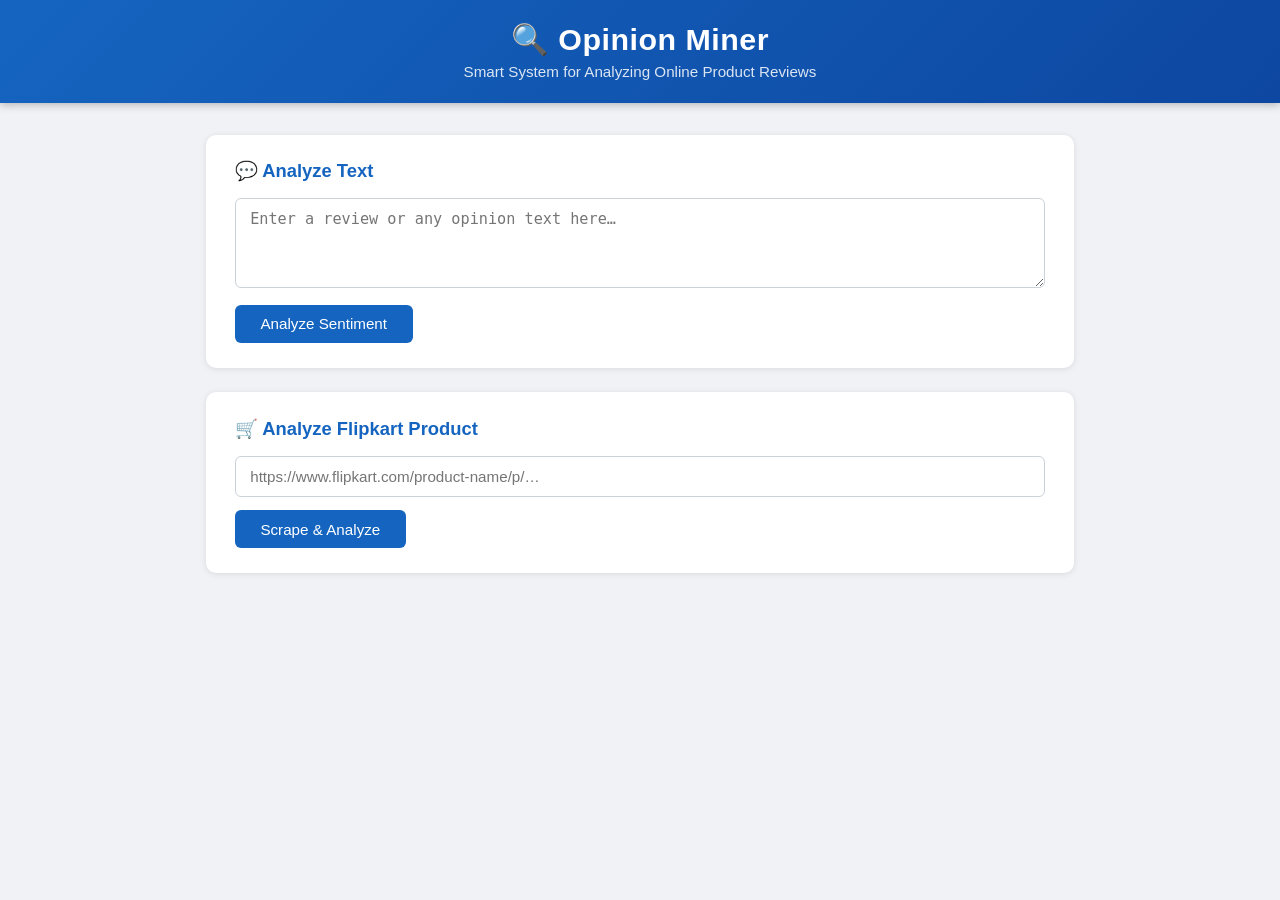
<file: templates/index.html>
<!DOCTYPE html>
<html lang="en">
<head>
  <meta charset="UTF-8">
  <meta name="viewport" content="width=device-width, initial-scale=1.0">
  <title>Opinion Miner — Smart Review Analyzer</title>
  <link rel="stylesheet" href="/static/css/style.css">
</head>
<body>

<header>
  <h1>🔍 Opinion Miner</h1>
  <p>Smart System for Analyzing Online Product Reviews</p>
</header>

<main>

  <!-- ── Text Analysis Card ─────────────────────────────────────────────── -->
  <div class="card">
    <h2>💬 Analyze Text</h2>
    <form id="text-form">
      <textarea id="text-input"
        placeholder="Enter a review or any opinion text here…"
        required></textarea>
      <button class="btn" type="submit">Analyze Sentiment</button>
    </form>

    <!-- Spinner -->
    <div class="spinner" id="text-spinner">
      <svg viewBox="0 0 24 24" fill="none" stroke="#1565c0" stroke-width="2.5">
        <circle cx="12" cy="12" r="10" stroke-opacity=".25"/>
        <path d="M12 2a10 10 0 0 1 10 10" stroke-linecap="round"/>
      </svg>
      Analyzing…
    </div>

    <!-- Result -->
    <div id="text-result"></div>
  </div>

  <!-- ── URL Analysis Card ──────────────────────────────────────────────── -->
  <div class="card">
    <h2>🛒 Analyze Flipkart Product</h2>
    <form id="url-form">
      <input type="url" id="url-input"
        placeholder="https://www.flipkart.com/product-name/p/…"
        required>
      <button class="btn" type="submit">Scrape &amp; Analyze</button>
    </form>

    <!-- Spinner -->
    <div class="spinner" id="url-spinner">
      <svg viewBox="0 0 24 24" fill="none" stroke="#1565c0" stroke-width="2.5">
        <circle cx="12" cy="12" r="10" stroke-opacity=".25"/>
        <path d="M12 2a10 10 0 0 1 10 10" stroke-linecap="round"/>
      </svg>
      Scraping reviews — this may take up to 60 seconds…
    </div>

    <!-- Result -->
    <div id="url-result"></div>
  </div>

</main>

<script src="/static/js/main.js"></script>
</body>
</html>
</file>
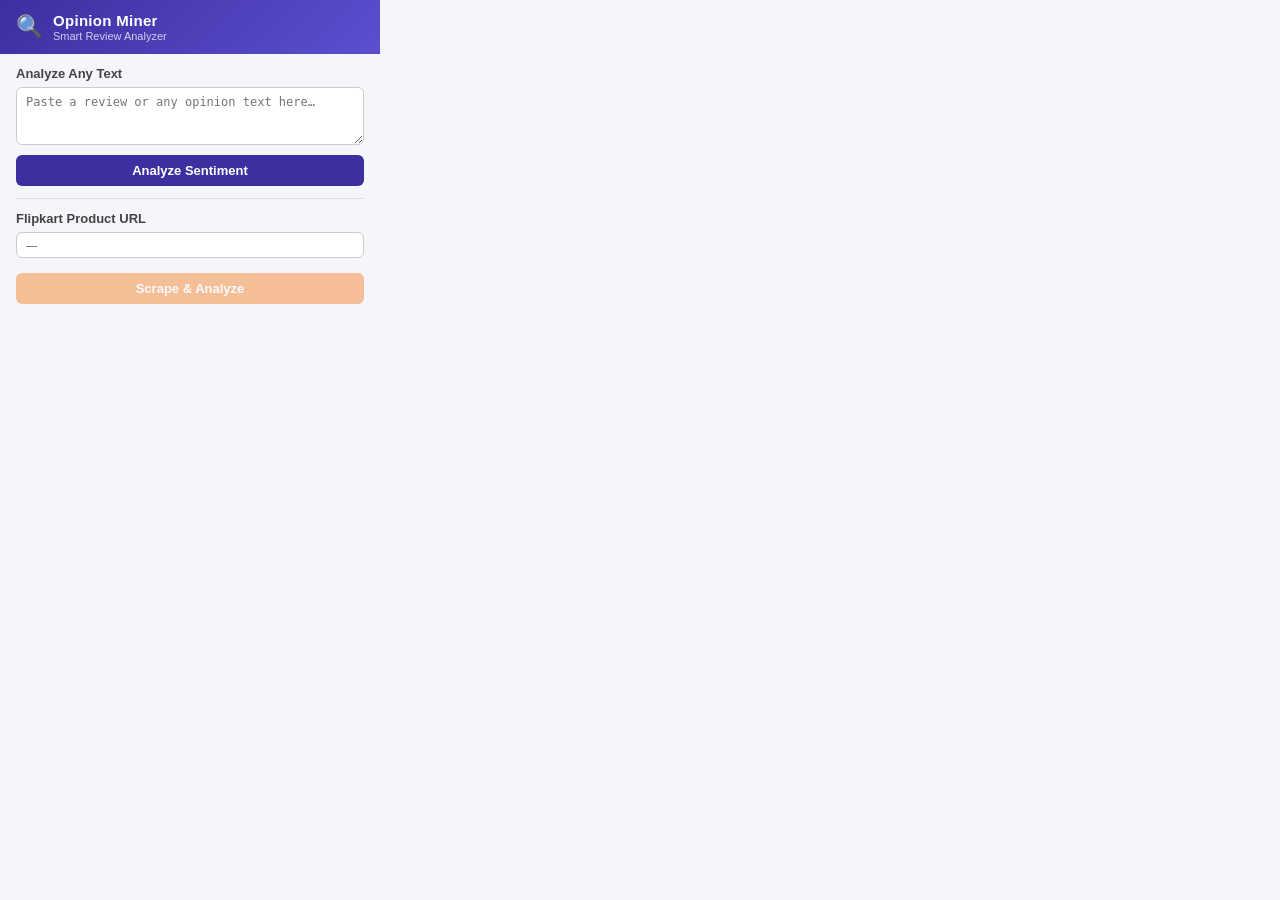
<file: chrome_extension/popup.html>
<!DOCTYPE html>
<html lang="en">
<head>
  <meta charset="UTF-8">
  <meta name="viewport" content="width=device-width, initial-scale=1.0">
  <title>Opinion Miner</title>
  <link rel="stylesheet" href="popup.css">
</head>
<body>

  <div class="header">
    <span class="logo">🔍</span>
    <div>
      <div class="title">Opinion Miner</div>
      <div class="subtitle">Smart Review Analyzer</div>
    </div>
  </div>

  <!-- Manual text input -->
  <div class="section">
    <label class="section-label">Analyze Any Text</label>
    <textarea id="text-input" placeholder="Paste a review or any opinion text here…" rows="3"></textarea>
    <button id="text-btn" class="btn btn-primary">Analyze Sentiment</button>
    <div id="text-result" class="result-box" style="display:none"></div>
  </div>

  <div class="divider"></div>

  <!-- URL analysis -->
  <div class="section">
    <label class="section-label">Flipkart Product URL</label>
    <div id="url-display" class="url-pill">—</div>
    <div id="not-flipkart" class="warn-box" style="display:none">
      ⚠ Open a Flipkart product page to analyze reviews.
    </div>
    <button id="url-btn" class="btn btn-secondary" disabled>Scrape &amp; Analyze</button>
    <div id="url-spinner" class="spinner" style="display:none">
      <div class="dot-flashing"></div>
      <span>Scraping reviews… this may take a few minutes</span>
    </div>
    <div id="url-result" class="result-box" style="display:none"></div>
  </div>

  <script src="popup.js"></script>
</body>
</html>
</file>
<file: static/css/style.css>
/* ── Reset & base ───────────────────────────────────────────────────────── */
*, *::before, *::after { box-sizing: border-box; margin: 0; padding: 0; }

body {
  font-family: "Segoe UI", Tahoma, Geneva, Verdana, sans-serif;
  background: #f0f2f5;
  color: #333;
  min-height: 100vh;
}

/* ── Header ─────────────────────────────────────────────────────────────── */
header {
  background: linear-gradient(135deg, #1565c0, #0d47a1);
  color: #fff;
  padding: 1.4rem 2rem;
  text-align: center;
  box-shadow: 0 2px 8px rgba(0,0,0,.25);
}
header h1 { font-size: 1.9rem; letter-spacing: .5px; }
header p  { font-size: .95rem; opacity: .85; margin-top: .3rem; }

/* ── Main layout ─────────────────────────────────────────────────────────── */
main {
  max-width: 900px;
  margin: 2rem auto;
  padding: 0 1rem;
  display: grid;
  gap: 1.5rem;
}

/* ── Cards ───────────────────────────────────────────────────────────────── */
.card {
  background: #fff;
  border-radius: 10px;
  padding: 1.6rem 1.8rem;
  box-shadow: 0 1px 6px rgba(0,0,0,.1);
}
.card h2 {
  font-size: 1.15rem;
  margin-bottom: 1rem;
  color: #1565c0;
  display: flex;
  align-items: center;
  gap: .5rem;
}

/* ── Forms ───────────────────────────────────────────────────────────────── */
textarea, input[type="url"] {
  width: 100%;
  padding: .7rem .9rem;
  border: 1.5px solid #ccd2d8;
  border-radius: 6px;
  font-size: .95rem;
  resize: vertical;
  transition: border-color .2s;
}
textarea:focus, input[type="url"]:focus {
  outline: none;
  border-color: #1565c0;
}
textarea { min-height: 90px; }

button.btn {
  margin-top: .8rem;
  padding: .65rem 1.6rem;
  background: #1565c0;
  color: #fff;
  border: none;
  border-radius: 6px;
  font-size: .95rem;
  cursor: pointer;
  transition: background .2s;
}
button.btn:hover   { background: #0d47a1; }
button.btn:disabled { background: #90a4ae; cursor: not-allowed; }

/* ── Badges ─────────────────────────────────────────────────────────────── */
.badge {
  display: inline-block;
  padding: .3rem .8rem;
  border-radius: 999px;
  font-size: .82rem;
  font-weight: 600;
  text-transform: uppercase;
  letter-spacing: .5px;
}
.badge-positive { background: #e8f5e9; color: #2e7d32; }
.badge-neutral  { background: #fff3e0; color: #e65100; }
.badge-negative { background: #ffebee; color: #b71c1c; }
.badge-fake     { background: #f5f5f5; color: #616161; }

/* ── Result panels ───────────────────────────────────────────────────────── */
#text-result, #url-result { display: none; }

.summary-grid {
  display: grid;
  grid-template-columns: repeat(auto-fit, minmax(110px, 1fr));
  gap: .8rem;
  margin: 1rem 0;
}
.stat-box {
  background: #f5f7fa;
  border-radius: 8px;
  padding: .9rem .6rem;
  text-align: center;
}
.stat-box .count  { font-size: 2rem; font-weight: 700; }
.stat-box .label  { font-size: .78rem; color: #666; margin-top: .2rem; }
.stat-box.pos .count { color: #2e7d32; }
.stat-box.neu .count { color: #e65100; }
.stat-box.neg .count { color: #b71c1c; }
.stat-box.fake .count { color: #616161; }

/* ── Charts ──────────────────────────────────────────────────────────────── */
.charts { display: grid; grid-template-columns: 1fr 1fr; gap: 1rem; margin-top: 1rem; }
.charts img { width: 100%; border-radius: 8px; border: 1px solid #e0e0e0; }
@media (max-width: 600px) { .charts { grid-template-columns: 1fr; } }

/* ── Review list ─────────────────────────────────────────────────────────── */
.review-item {
  border-left: 4px solid #ccc;
  padding: .7rem 1rem;
  margin-bottom: .6rem;
  background: #fafafa;
  border-radius: 0 6px 6px 0;
  font-size: .9rem;
  line-height: 1.5;
}
.review-item.Positive { border-color: #4caf50; }
.review-item.Neutral  { border-color: #ff9800; }
.review-item.Negative { border-color: #f44336; }
.review-item .rv-label { font-size: .75rem; font-weight: 700; margin-bottom: .3rem; }

.fake-item {
  border-left: 4px solid #9e9e9e;
  padding: .6rem 1rem;
  margin-bottom: .5rem;
  background: #fafafa;
  border-radius: 0 6px 6px 0;
  font-size: .85rem;
}
.fake-item .reasons { color: #757575; font-size: .78rem; margin-top: .25rem; }

/* ── Spinner ─────────────────────────────────────────────────────────────── */
.spinner {
  display: none;
  align-items: center;
  gap: .6rem;
  color: #555;
  font-size: .9rem;
  margin-top: .7rem;
}
.spinner svg { animation: spin 1s linear infinite; width: 20px; height: 20px; }
@keyframes spin { to { transform: rotate(360deg); } }

/* ── Error box ───────────────────────────────────────────────────────────── */
.error-box {
  background: #ffebee;
  border: 1px solid #ffcdd2;
  color: #c62828;
  padding: .8rem 1rem;
  border-radius: 6px;
  font-size: .9rem;
  margin-top: .8rem;
}

/* ── Overall verdict banner ──────────────────────────────────────────────── */
.verdict {
  display: flex;
  align-items: center;
  gap: 1rem;
  padding: 1rem 1.2rem;
  border-radius: 8px;
  margin-bottom: 1rem;
  font-size: 1rem;
}
.verdict.Positive { background: #e8f5e9; border: 1px solid #a5d6a7; }
.verdict.Neutral  { background: #fff3e0; border: 1px solid #ffcc80; }
.verdict.Negative { background: #ffebee; border: 1px solid #ef9a9a; }
.verdict .icon { font-size: 2rem; }
.verdict .text strong { font-size: 1.1rem; }
.verdict .text p { font-size: .9rem; margin-top: .2rem; color: #555; }

/* ── Collapsible sections ────────────────────────────────────────────────── */
details { margin-top: 1rem; }
summary {
  cursor: pointer;
  font-weight: 600;
  font-size: .95rem;
  color: #1565c0;
  padding: .4rem 0;
  user-select: none;
}
summary:hover { text-decoration: underline; }

/* ── Product image thumbnail ─────────────────────────────────────────────── */
.product-img {
  width: 80px;
  height: 80px;
  object-fit: contain;
  border-radius: 6px;
  border: 1px solid #e0e0e0;
  background: #fff;
}

/* ── Aspect-based sentiment ──────────────────────────────────────────────── */
.aspects-section { margin: 1rem 0; }
.aspects-section h3 {
  font-size: .95rem;
  font-weight: 700;
  color: #1565c0;
  margin-bottom: .7rem;
}
.aspects-grid {
  display: grid;
  grid-template-columns: repeat(auto-fill, minmax(180px, 1fr));
  gap: .7rem;
}
.aspect-card {
  border-radius: 8px;
  padding: .8rem 1rem;
  border: 1px solid #e0e0e0;
  background: #fafafa;
}
.aspect-card.Positive { background: #f1f8e9; border-color: #aed581; }
.aspect-card.Negative { background: #fff3f3; border-color: #ef9a9a; }
.aspect-card.Neutral  { background: #fffde7; border-color: #ffe082; }
.aspect-name { font-weight: 700; font-size: .88rem; margin-bottom: .35rem; color: #333; }
.aspect-verdict { font-size: .8rem; font-weight: 600; margin-bottom: .45rem; }
.aspect-card.Positive .aspect-verdict { color: #2e7d32; }
.aspect-card.Negative .aspect-verdict { color: #b71c1c; }
.aspect-card.Neutral  .aspect-verdict { color: #e65100; }
.aspect-bar {
  display: flex;
  height: 6px;
  border-radius: 4px;
  overflow: hidden;
  background: #e0e0e0;
  margin-bottom: .4rem;
}
.aspect-bar .bar-pos { background: #4caf50; }
.aspect-bar .bar-neu { background: #ff9800; }
.aspect-bar .bar-neg { background: #f44336; }
.aspect-counts { font-size: .73rem; color: #777; }

/* ── Platform badge ──────────────────────────────────────────────────────── */
.platform-tag {
  display: inline-block;
  font-size: .75rem;
  font-weight: 700;
  padding: .2rem .6rem;
  border-radius: 4px;
  margin-bottom: .6rem;
  letter-spacing: .3px;
}
.platform-tag.Flipkart { background: #fff3e0; color: #e65100; }
.platform-tag.Amazon   { background: #fff8e1; color: #f57f17; }

/* ── Audio player ────────────────────────────────────────────────────────── */
.audio-player {
  display: flex;
  align-items: center;
  gap: .6rem;
  margin: .6rem 0 1rem;
  padding: .5rem .8rem;
  background: #f0f4ff;
  border-radius: 8px;
  font-size: .88rem;
  color: #444;
}
</file>
<file: chrome_extension/popup.css>
* { box-sizing: border-box; margin: 0; padding: 0; }

body {
  font-family: 'Segoe UI', Arial, sans-serif;
  width: 380px;
  min-height: 200px;
  background: #f5f6fa;
  color: #222;
  font-size: 13px;
}

/* ── Header ── */
.header {
  display: flex;
  align-items: center;
  gap: 10px;
  background: linear-gradient(135deg, #3d2fa0, #5b4fcf);
  color: #fff;
  padding: 12px 16px;
}
.logo { font-size: 22px; }
.title { font-size: 15px; font-weight: 700; letter-spacing: .3px; }
.subtitle { font-size: 11px; opacity: .75; margin-top: 1px; }

/* ── Sections ── */
.section { padding: 12px 16px; }
.section-label { display: block; font-weight: 600; margin-bottom: 6px; color: #444; }

.divider { height: 1px; background: #ddd; margin: 0 16px; }

/* ── Text area ── */
textarea {
  width: 100%;
  border: 1px solid #ccc;
  border-radius: 6px;
  padding: 7px 9px;
  font-size: 12px;
  resize: vertical;
  outline: none;
  background: #fff;
  transition: border-color .2s;
}
textarea:focus { border-color: #5b4fcf; }

/* ── URL pill ── */
.url-pill {
  background: #fff;
  border: 1px solid #ccc;
  border-radius: 6px;
  padding: 6px 9px;
  font-size: 11px;
  color: #555;
  white-space: nowrap;
  overflow: hidden;
  text-overflow: ellipsis;
  margin-bottom: 8px;
  max-width: 100%;
}

/* ── Buttons ── */
.btn {
  width: 100%;
  padding: 8px;
  border: none;
  border-radius: 6px;
  font-size: 13px;
  font-weight: 600;
  cursor: pointer;
  margin-top: 7px;
  transition: opacity .2s, background .2s;
}
.btn:disabled { opacity: .45; cursor: not-allowed; }
.btn-primary  { background: #3d2fa0; color: #fff; }
.btn-primary:hover:not(:disabled)  { background: #2e2280; }
.btn-secondary { background: #f47b20; color: #fff; }
.btn-secondary:hover:not(:disabled) { background: #d96a10; }

/* ── Warn box ── */
.warn-box {
  background: #fff8e1;
  border: 1px solid #ffe082;
  border-radius: 6px;
  padding: 7px 10px;
  font-size: 12px;
  color: #7a5800;
  margin-bottom: 4px;
}

/* ── Spinner ── */
.spinner {
  display: flex;
  align-items: center;
  gap: 10px;
  padding: 10px 0 4px;
  color: #666;
  font-size: 12px;
}
.dot-flashing {
  width: 8px; height: 8px;
  border-radius: 50%;
  background: #5b4fcf;
  animation: dot-flash .8s infinite alternate;
}
@keyframes dot-flash { from { opacity: 1; } to { opacity: .2; } }

/* ── Result box ── */
.result-box {
  margin-top: 10px;
  background: #fff;
  border: 1px solid #e0e0e0;
  border-radius: 8px;
  padding: 10px 12px;
  font-size: 12px;
  line-height: 1.5;
}

/* ── Verdict ── */
.verdict {
  display: flex;
  align-items: flex-start;
  gap: 10px;
  border-radius: 7px;
  padding: 9px 11px;
  margin-bottom: 8px;
}
.verdict .icon { font-size: 22px; line-height: 1; }
.verdict strong { font-size: 13px; }
.verdict p { font-size: 11px; opacity: .85; margin-top: 2px; }
.verdict.Positive { background: #e8f5e9; border: 1px solid #a5d6a7; }
.verdict.Negative { background: #ffebee; border: 1px solid #ef9a9a; }
.verdict.Neutral  { background: #fff8e1; border: 1px solid #ffe082; }

/* ── Stats grid ── */
.stats {
  display: flex;
  gap: 6px;
  flex-wrap: wrap;
  margin: 8px 0;
}
.stat {
  flex: 1;
  min-width: 55px;
  text-align: center;
  border-radius: 6px;
  padding: 6px 4px;
  border: 1px solid #e0e0e0;
  background: #fafafa;
}
.stat .n { font-size: 16px; font-weight: 700; }
.stat .l { font-size: 10px; color: #777; }
.stat.pos .n { color: #2e7d32; }
.stat.neu .n { color: #f57f17; }
.stat.neg .n { color: #c62828; }
.stat.fake .n { color: #6a1b9a; }

/* ── Badges ── */
.badge {
  display: inline-block;
  border-radius: 4px;
  padding: 1px 6px;
  font-size: 10px;
  font-weight: 700;
  text-transform: uppercase;
}
.badge-positive { background: #c8e6c9; color: #1b5e20; }
.badge-negative { background: #ffcdd2; color: #b71c1c; }
.badge-neutral  { background: #fff9c4; color: #795548; }

/* ── Review list ── */
.review-list { margin-top: 6px; max-height: 200px; overflow-y: auto; }
.review-item {
  border-left: 3px solid #ccc;
  padding: 5px 8px;
  margin-bottom: 5px;
  font-size: 11px;
  line-height: 1.4;
  background: #fafafa;
  border-radius: 0 5px 5px 0;
}
.review-item.Positive { border-color: #66bb6a; }
.review-item.Negative { border-color: #ef5350; }
.review-item.Neutral  { border-color: #ffa726; }
.rv-meta { margin-bottom: 3px; }

/* ── Details/summary ── */
details { margin-top: 8px; }
summary { cursor: pointer; font-weight: 600; font-size: 12px; color: #3d2fa0; }
summary:hover { text-decoration: underline; }

/* ── Error ── */
.error-box {
  background: #ffebee;
  border: 1px solid #ef9a9a;
  border-radius: 6px;
  padding: 8px 10px;
  color: #c62828;
  font-size: 12px;
  margin-top: 8px;
}

/* ── Action bar ── */
.action-bar {
  font-size: 11px;
  color: #555;
  padding: 5px 0 3px;
  border-top: 1px solid #eee;
  margin-top: 6px;
}
</file>
